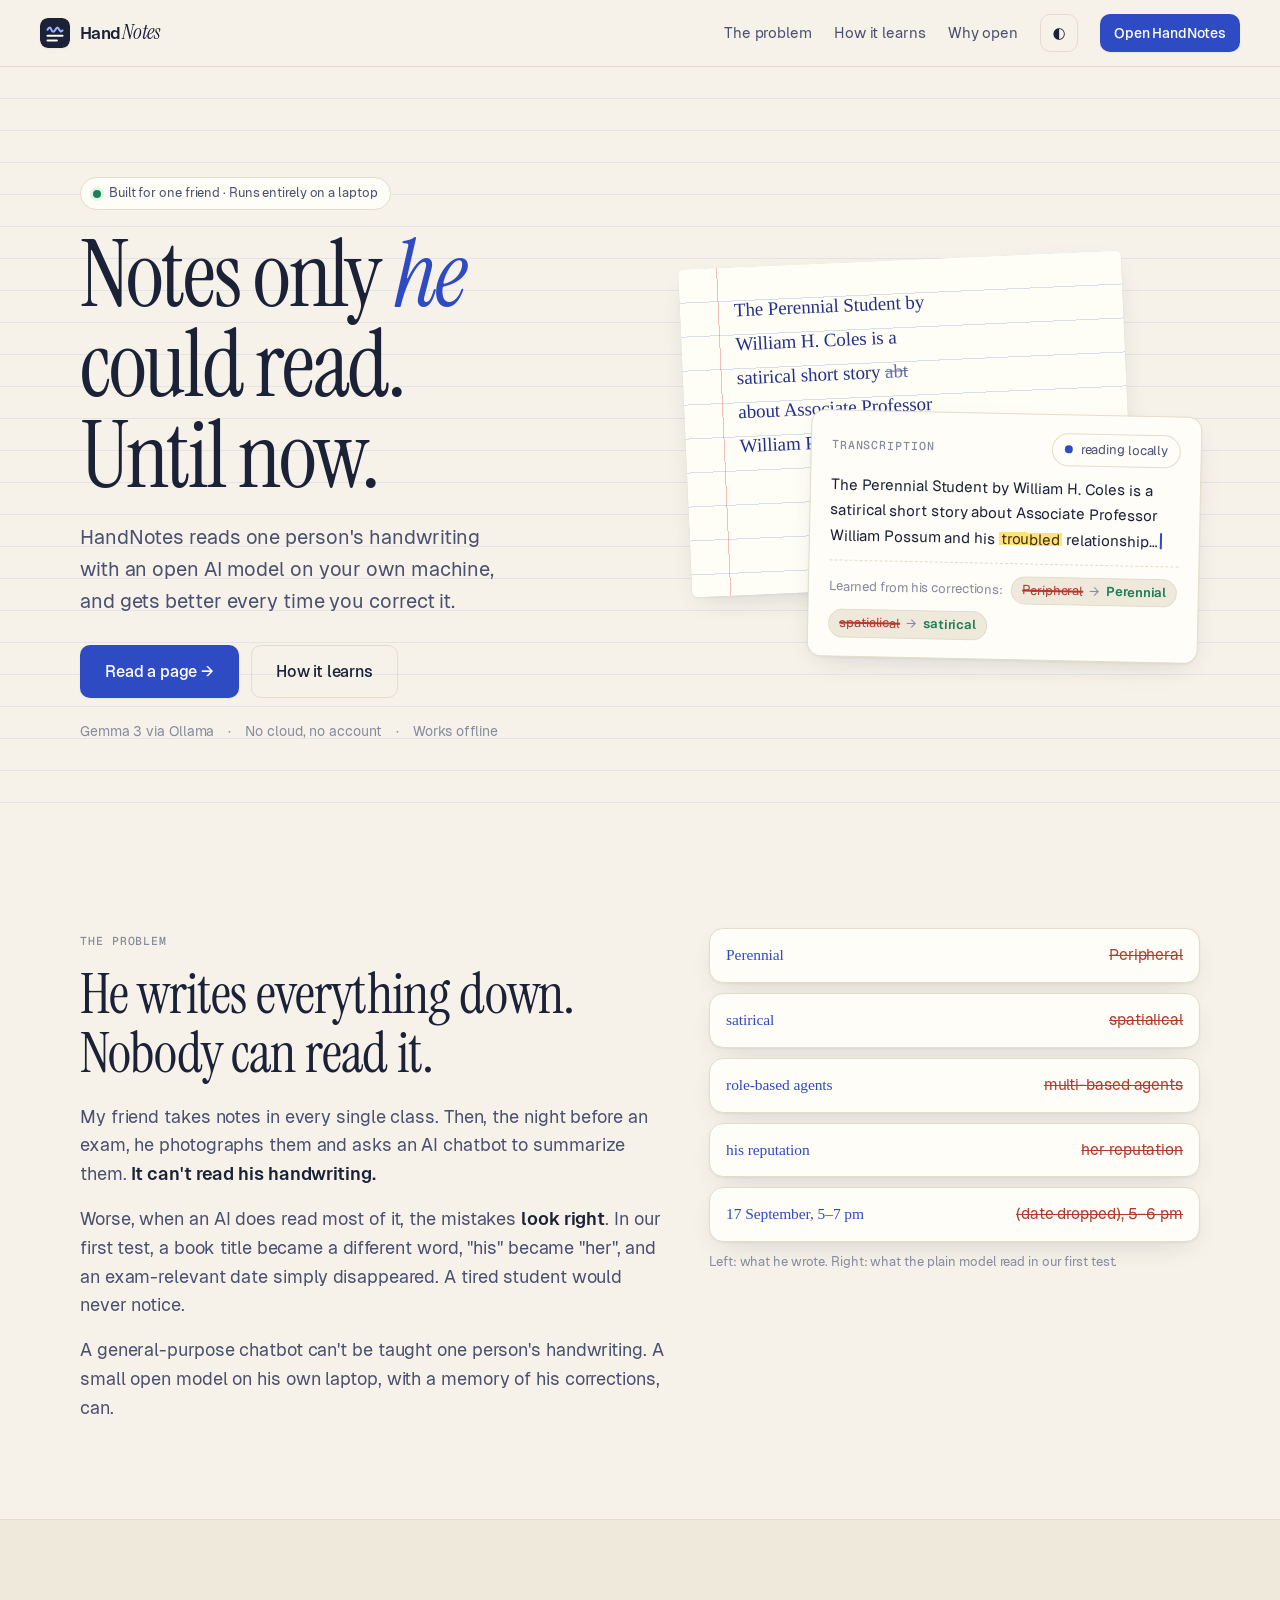
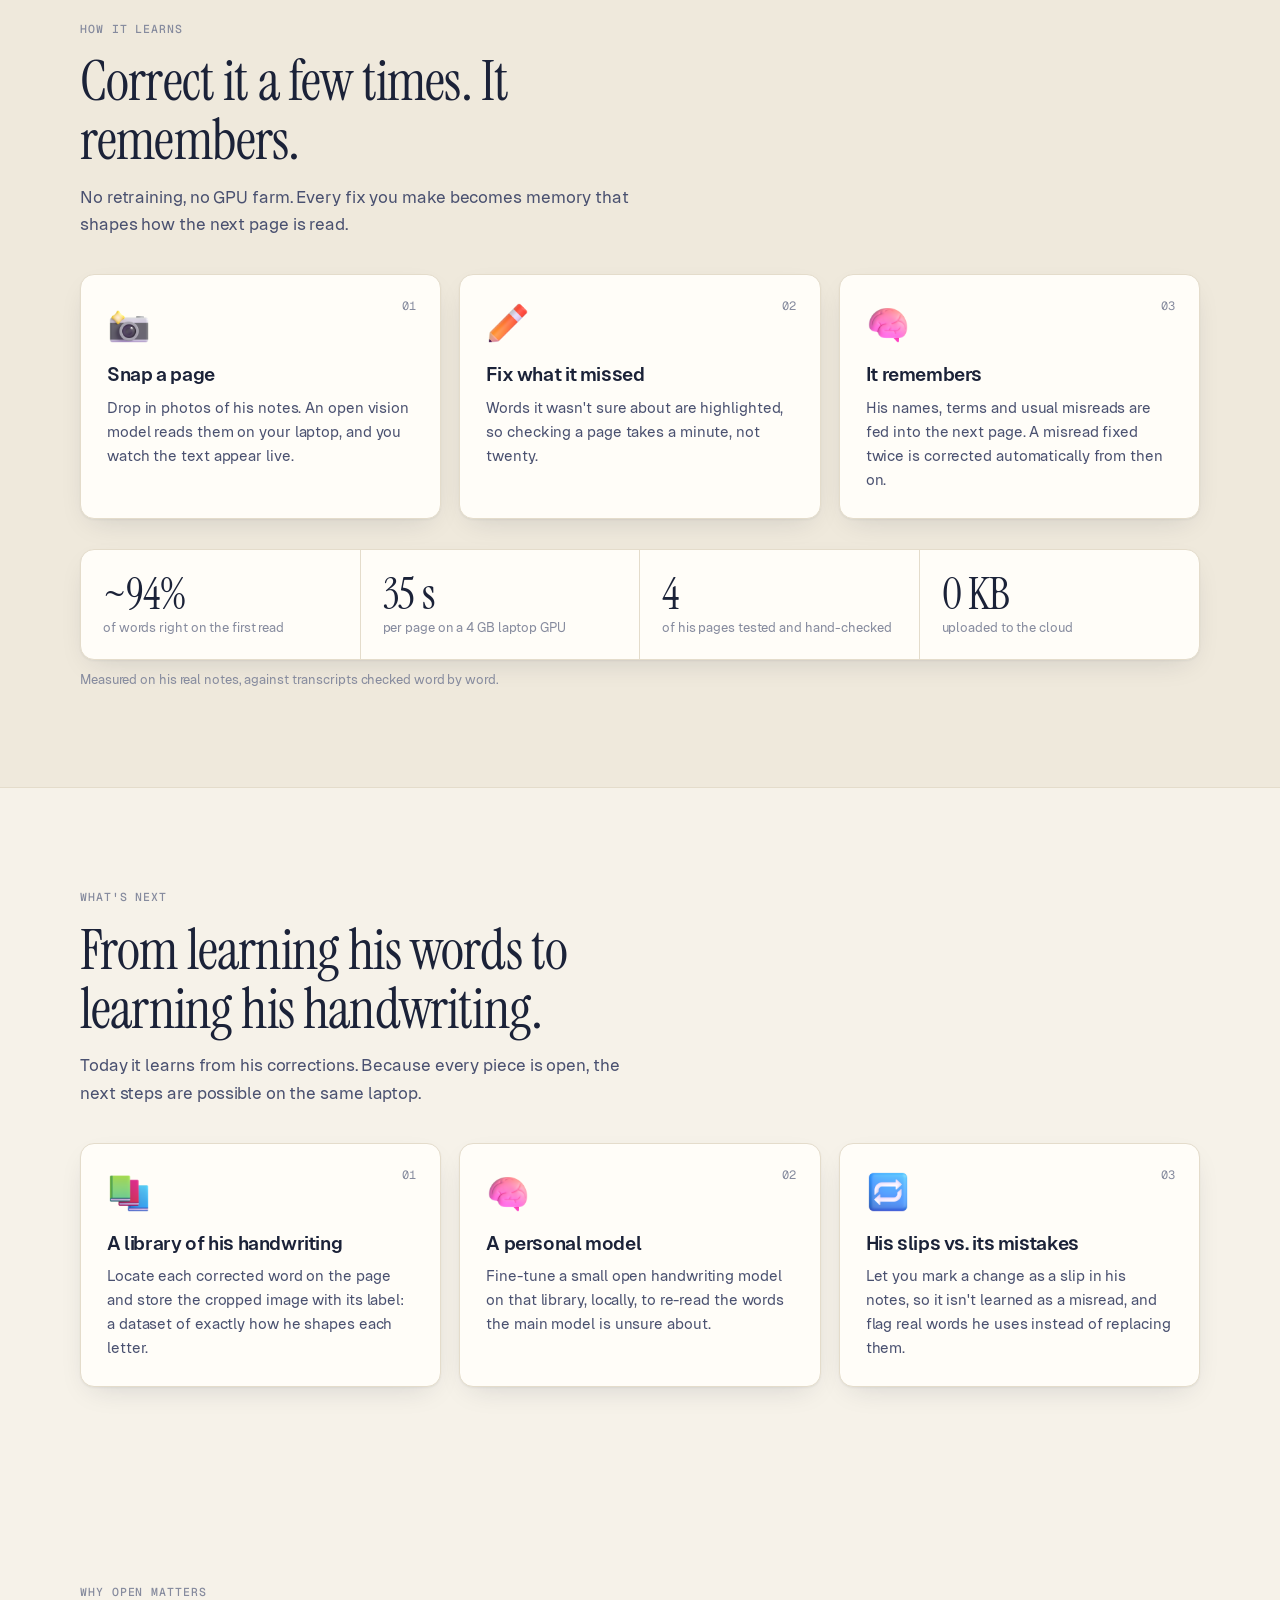
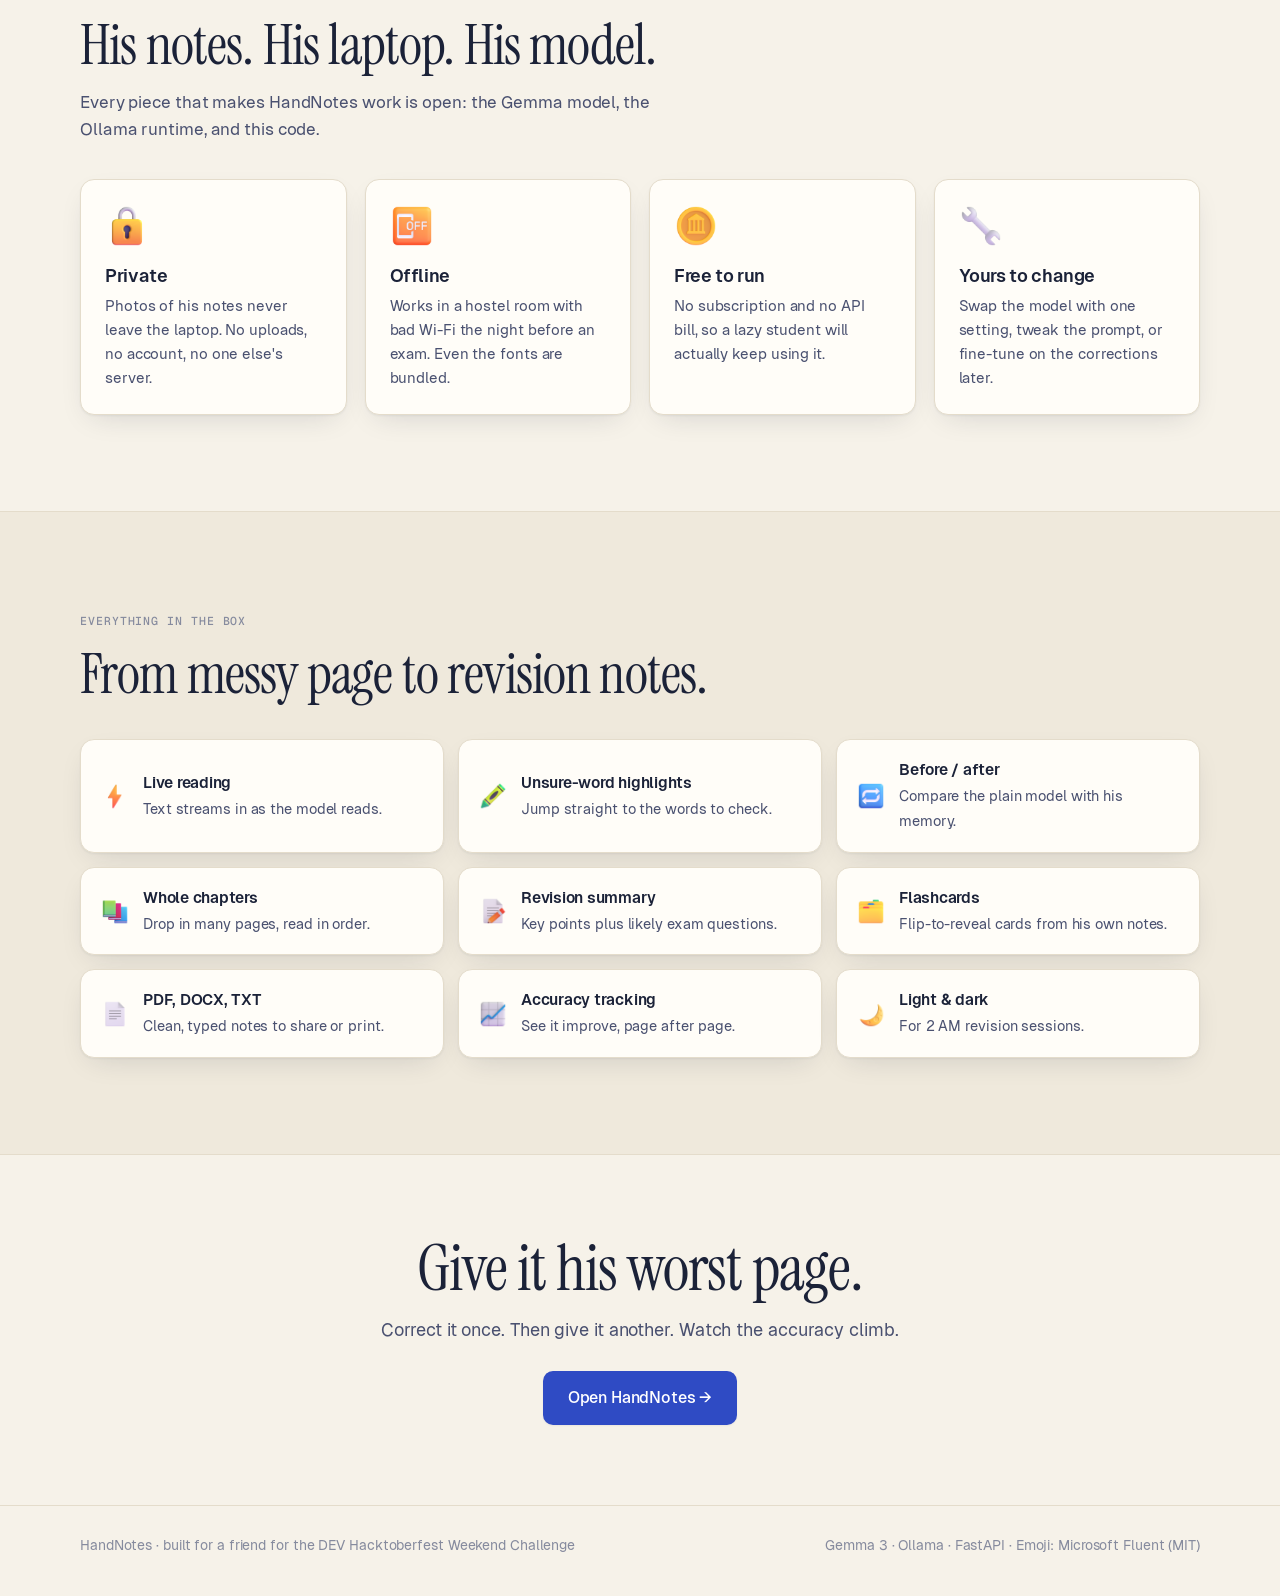
<file: static/index.html>
<!doctype html>
<html lang="en">
<head>
  <meta charset="utf-8">
  <meta name="viewport" content="width=device-width, initial-scale=1">
  <title>HandNotes</title>
  <meta name="description" content="A handwriting reader that learns one person's handwriting, powered by an open model running on your own laptop.">
  <link rel="icon" href="data:image/svg+xml,<svg xmlns='http://www.w3.org/2000/svg' viewBox='0 0 32 32'><rect width='32' height='32' rx='8' fill='%231b2238'/><path d='M8 12.5c1.6-3 3.2-3 4.2 0s2.6 3 4.2 0 2.6-3 4.2 0 1.8 2 3.4.8' fill='none' stroke='%239fb0ff' stroke-width='2.2' stroke-linecap='round' stroke-linejoin='round'/><path d='M8 19h16M8 24h10' fill='none' stroke='white' stroke-width='2.2' stroke-linecap='round'/></svg>">
  <link rel="preload" href="/static/fonts/instrument-serif-latin-400-normal.woff2" as="font" type="font/woff2" crossorigin>
  <link rel="preload" href="/static/fonts/geist-sans-latin-400-normal.woff2" as="font" type="font/woff2" crossorigin>
  <link rel="stylesheet" href="/static/styles.css">
  <script src="/static/theme.js"></script>
</head>
<body>
  <nav class="nav" aria-label="Main">
    <a class="brand" href="/" aria-label="HandNotes home">
      <svg class="brand-mark" viewBox="0 0 32 32" aria-hidden="true">
        <rect width="32" height="32" rx="8" fill="#1b2238"/>
        <path d="M8 12.5c1.6-3 3.2-3 4.2 0s2.6 3 4.2 0 2.6-3 4.2 0 1.8 2 3.4.8" fill="none" stroke="#9fb0ff" stroke-width="2.2" stroke-linecap="round" stroke-linejoin="round"/>
        <path d="M8 19h16M8 24h10" fill="none" stroke="#ffffff" stroke-width="2.2" stroke-linecap="round"/>
      </svg>
      <span>Hand<span class="serif">Notes</span></span>
    </a>
    <div class="nav-links">
      <a href="#problem">The problem</a>
      <a href="#how">How it learns</a>
      <a href="#open">Why open</a>
      <button class="icon-btn" data-theme-toggle aria-label="Toggle dark mode">◐</button>
      <a class="btn btn-primary btn-sm" href="/app">Open HandNotes</a>
    </div>
  </nav>

  <header class="hero">
    <div class="container hero-grid">
      <div>
        <span class="pill"><span class="dot ok"></span>Built for one friend · Runs entirely on a laptop</span>
        <h1>Notes only <em>he</em> could read.<br>Until now.</h1>
        <p class="lead">HandNotes reads one person's handwriting with an open AI model on your own machine, and gets better every time you correct it.</p>
        <div class="hero-actions">
          <a class="btn btn-primary btn-lg" href="/app">Read a page →</a>
          <a class="btn btn-ghost btn-lg" href="#how">How it learns</a>
        </div>
        <div class="hero-meta">
          <span>Gemma 3 via Ollama</span><span>·</span><span>No cloud, no account</span><span>·</span><span>Works offline</span>
        </div>
      </div>

      <div class="demo" aria-label="Example: a handwritten note and its transcription">
        <div class="note-paper" aria-hidden="true">
          The Perennial Student by<br>
          William H. Coles is a<br>
          satirical short story <span class="scribble">abt</span><br>
          about Associate Professor<br>
          William Possum and his…
        </div>
        <div class="card transcript-card">
          <div class="t-head">
            <span class="eyebrow">Transcription</span>
            <span class="pill"><span class="dot busy"></span>reading locally</span>
          </div>
          <p>The Perennial Student by William H. Coles is a satirical short story about Associate Professor William Possum and his <mark>troubled</mark> relationship…<span class="caret"></span></p>
          <div class="learned-row">
            Learned from his corrections:
            <span class="chip"><span class="wrong">Peripheral</span>→<span class="right">Perennial</span></span>
            <span class="chip"><span class="wrong">spatialical</span>→<span class="right">satirical</span></span>
          </div>
        </div>
      </div>
    </div>
  </header>

  <section class="section" id="problem">
    <div class="container story">
      <div class="story-text">
        <span class="eyebrow">The problem</span>
        <h2 style="font-size:clamp(36px,4.6vw,56px);margin:12px 0 20px">He writes everything down. Nobody can read it.</h2>
        <p>My friend takes notes in every single class. Then, the night before an exam, he photographs them and asks an AI chatbot to summarize them. <strong>It can't read his handwriting.</strong></p>
        <p>Worse, when an AI does read most of it, the mistakes <strong>look right</strong>. In our first test, a book title became a different word, "his" became "her", and an exam-relevant date simply disappeared. A tired student would never notice.</p>
        <p>A general-purpose chatbot can't be taught one person's handwriting. A small open model on his own laptop, with a memory of his corrections, can.</p>
      </div>
      <div class="misread-list" aria-label="Real misreads from the first test">
        <div class="card misread"><span class="wrote">Perennial</span><span class="read">Peripheral</span></div>
        <div class="card misread"><span class="wrote">satirical</span><span class="read">spatialical</span></div>
        <div class="card misread"><span class="wrote">role-based agents</span><span class="read">multi-based agents</span></div>
        <div class="card misread"><span class="wrote">his reputation</span><span class="read">her reputation</span></div>
        <div class="card misread"><span class="wrote">17 September, 5–7 pm</span><span class="read">(date dropped), 5–6 pm</span></div>
        <p class="muted" style="font-size:13px">Left: what he wrote. Right: what the plain model read in our first test.</p>
      </div>
    </div>
  </section>

  <section class="section section-alt" id="how">
    <div class="container">
      <div class="section-head">
        <span class="eyebrow">How it learns</span>
        <h2>Correct it a few times. It remembers.</h2>
        <p>No retraining, no GPU farm. Every fix you make becomes memory that shapes how the next page is read.</p>
      </div>
      <div class="steps">
        <article class="card step">
          <img class="emoji" src="/static/emoji/camera.png" alt="">
          <h3>Snap a page</h3>
          <p>Drop in photos of his notes. An open vision model reads them on your laptop, and you watch the text appear live.</p>
        </article>
        <article class="card step">
          <img class="emoji" src="/static/emoji/pencil.png" alt="">
          <h3>Fix what it missed</h3>
          <p>Words it wasn't sure about are highlighted, so checking a page takes a minute, not twenty.</p>
        </article>
        <article class="card step">
          <img class="emoji" src="/static/emoji/brain.png" alt="">
          <h3>It remembers</h3>
          <p>His names, terms and usual misreads are fed into the next page. A misread fixed twice is corrected automatically from then on.</p>
        </article>
      </div>
      <div class="card stats-strip">
        <div class="stat"><div class="value">~94%</div><div class="label">of words right on the first read</div></div>
        <div class="stat"><div class="value">35 s</div><div class="label">per page on a 4 GB laptop GPU</div></div>
        <div class="stat"><div class="value">4</div><div class="label">of his pages tested and hand-checked</div></div>
        <div class="stat"><div class="value">0 KB</div><div class="label">uploaded to the cloud</div></div>
      </div>
      <p class="muted" style="font-size:13px;margin-top:10px">Measured on his real notes, against transcripts checked word by word.</p>
    </div>
  </section>

  <section class="section" id="handwriting">
    <div class="container">
      <div class="section-head">
        <span class="eyebrow">What's next</span>
        <h2>From learning his words to learning his handwriting.</h2>
        <p>Today it learns from his corrections. Because every piece is open, the next steps are possible on the same laptop.</p>
      </div>
      <div class="steps">
        <article class="card step">
          <img class="emoji" src="/static/emoji/books.png" alt="">
          <h3>A library of his handwriting</h3>
          <p>Locate each corrected word on the page and store the cropped image with its label: a dataset of exactly how he shapes each letter.</p>
        </article>
        <article class="card step">
          <img class="emoji" src="/static/emoji/brain.png" alt="">
          <h3>A personal model</h3>
          <p>Fine-tune a small open handwriting model on that library, locally, to re-read the words the main model is unsure about.</p>
        </article>
        <article class="card step">
          <img class="emoji" src="/static/emoji/repeat.png" alt="">
          <h3>His slips vs. its mistakes</h3>
          <p>Let you mark a change as a slip in his notes, so it isn't learned as a misread, and flag real words he uses instead of replacing them.</p>
        </article>
      </div>
    </div>
  </section>

  <section class="section" id="open">
    <div class="container">
      <div class="section-head">
        <span class="eyebrow">Why open matters</span>
        <h2>His notes. His laptop. His model.</h2>
        <p>Every piece that makes HandNotes work is open: the Gemma model, the Ollama runtime, and this code.</p>
      </div>
      <div class="why-grid">
        <article class="card why"><img class="emoji" src="/static/emoji/lock.png" alt=""><h3>Private</h3><p>Photos of his notes never leave the laptop. No uploads, no account, no one else's server.</p></article>
        <article class="card why"><img class="emoji" src="/static/emoji/offline.png" alt=""><h3>Offline</h3><p>Works in a hostel room with bad Wi-Fi the night before an exam. Even the fonts are bundled.</p></article>
        <article class="card why"><img class="emoji" src="/static/emoji/coin.png" alt=""><h3>Free to run</h3><p>No subscription and no API bill, so a lazy student will actually keep using it.</p></article>
        <article class="card why"><img class="emoji" src="/static/emoji/wrench.png" alt=""><h3>Yours to change</h3><p>Swap the model with one setting, tweak the prompt, or fine-tune on the corrections later.</p></article>
      </div>
    </div>
  </section>

  <section class="section section-alt">
    <div class="container">
      <div class="section-head">
        <span class="eyebrow">Everything in the box</span>
        <h2>From messy page to revision notes.</h2>
      </div>
      <div class="features">
        <div class="card feature"><img class="emoji-sm" src="/static/emoji/bolt.png" alt=""><div><b>Live reading</b><span>Text streams in as the model reads.</span></div></div>
        <div class="card feature"><img class="emoji-sm" src="/static/emoji/crayon.png" alt=""><div><b>Unsure-word highlights</b><span>Jump straight to the words to check.</span></div></div>
        <div class="card feature"><img class="emoji-sm" src="/static/emoji/repeat.png" alt=""><div><b>Before / after</b><span>Compare the plain model with his memory.</span></div></div>
        <div class="card feature"><img class="emoji-sm" src="/static/emoji/books.png" alt=""><div><b>Whole chapters</b><span>Drop in many pages, read in order.</span></div></div>
        <div class="card feature"><img class="emoji-sm" src="/static/emoji/memo.png" alt=""><div><b>Revision summary</b><span>Key points plus likely exam questions.</span></div></div>
        <div class="card feature"><img class="emoji-sm" src="/static/emoji/cards.png" alt=""><div><b>Flashcards</b><span>Flip-to-reveal cards from his own notes.</span></div></div>
        <div class="card feature"><img class="emoji-sm" src="/static/emoji/page.png" alt=""><div><b>PDF, DOCX, TXT</b><span>Clean, typed notes to share or print.</span></div></div>
        <div class="card feature"><img class="emoji-sm" src="/static/emoji/chart.png" alt=""><div><b>Accuracy tracking</b><span>See it improve, page after page.</span></div></div>
        <div class="card feature"><img class="emoji-sm" src="/static/emoji/moon.png" alt=""><div><b>Light & dark</b><span>For 2 AM revision sessions.</span></div></div>
      </div>
    </div>
  </section>

  <section class="cta-band">
    <h2>Give it his worst page.</h2>
    <p>Correct it once. Then give it another. Watch the accuracy climb.</p>
    <a class="btn btn-primary btn-lg" href="/app">Open HandNotes →</a>
  </section>

  <footer class="footer">
    <div class="container">
      <span>HandNotes · built for a friend for the DEV Hacktoberfest Weekend Challenge</span>
      <span>Gemma 3 · Ollama · FastAPI · Emoji: Microsoft Fluent (MIT)</span>
    </div>
  </footer>
</body>
</html>
</file>
<file: static/styles.css>
/* HandNotes design system: paper & ink. Fonts are self-hosted, so it works fully offline. */

@font-face { font-family: "Geist"; src: url("/static/fonts/geist-sans-latin-400-normal.woff2") format("woff2"); font-weight: 400; font-display: swap; }
@font-face { font-family: "Geist"; src: url("/static/fonts/geist-sans-latin-500-normal.woff2") format("woff2"); font-weight: 500; font-display: swap; }
@font-face { font-family: "Geist"; src: url("/static/fonts/geist-sans-latin-600-normal.woff2") format("woff2"); font-weight: 600; font-display: swap; }
@font-face { font-family: "Geist Mono"; src: url("/static/fonts/geist-mono-latin-400-normal.woff2") format("woff2"); font-weight: 400; font-display: swap; }
@font-face { font-family: "Geist Mono"; src: url("/static/fonts/geist-mono-latin-500-normal.woff2") format("woff2"); font-weight: 500; font-display: swap; }
@font-face { font-family: "Instrument Serif"; src: url("/static/fonts/instrument-serif-latin-400-normal.woff2") format("woff2"); font-weight: 400; font-display: swap; }
@font-face { font-family: "Instrument Serif"; src: url("/static/fonts/instrument-serif-latin-400-italic.woff2") format("woff2"); font-weight: 400; font-style: italic; font-display: swap; }

:root {
  --paper: #f6f2e9;
  --paper-raised: #fffdf8;
  --paper-sunken: #efe9dc;
  --ink: #1b2238;
  --ink-soft: #4a5170;
  --muted: #868b9e;
  --line: #e4dccb;
  --rule: rgba(47, 75, 196, 0.09);
  --accent: #2f4bc4;
  --accent-ink: #ffffff;
  --accent-soft: #e7ebfb;
  --highlight: #ffe27a;
  --highlight-ink: #3d3200;
  --good: #1d7f55;
  --good-soft: #e1f3ea;
  --bad: #b23a2e;
  --bad-soft: #fbe7e4;
  --shadow-sm: 0 1px 2px rgba(27, 34, 56, 0.06);
  --shadow: 0 1px 2px rgba(27, 34, 56, 0.05), 0 10px 30px -12px rgba(27, 34, 56, 0.18);
  --radius: 14px;
  --radius-sm: 10px;
  --serif: "Instrument Serif", "Iowan Old Style", Georgia, serif;
  --sans: "Geist", "Segoe UI", system-ui, -apple-system, sans-serif;
  --hand: "Segoe Print", "Bradley Hand", "Marker Felt", cursive;
  --mono: "Geist Mono", "Cascadia Code", Consolas, ui-monospace, monospace;
  color-scheme: light;
}

@media (prefers-color-scheme: dark) {
  :root:not([data-theme="light"]) {
    --paper: #10141f;
    --paper-raised: #171c2b;
    --paper-sunken: #0c0f18;
    --ink: #e9e6dd;
    --ink-soft: #b3b6c6;
    --muted: #7d8296;
    --line: #262d42;
    --rule: rgba(140, 160, 255, 0.07);
    --accent: #8ea2ff;
    --accent-ink: #0e1222;
    --accent-soft: #1f2848;
    --highlight: #d9b93c;
    --highlight-ink: #1b1600;
    --good: #5fd09c;
    --good-soft: #15302a;
    --bad: #ff8a7d;
    --bad-soft: #3a1c1c;
    --shadow-sm: 0 1px 2px rgba(0, 0, 0, 0.4);
    --shadow: 0 1px 2px rgba(0, 0, 0, 0.4), 0 12px 32px -14px rgba(0, 0, 0, 0.7);
    color-scheme: dark;
  }
}

:root[data-theme="dark"] {
  --paper: #10141f;
  --paper-raised: #171c2b;
  --paper-sunken: #0c0f18;
  --ink: #e9e6dd;
  --ink-soft: #b3b6c6;
  --muted: #7d8296;
  --line: #262d42;
  --rule: rgba(140, 160, 255, 0.07);
  --accent: #8ea2ff;
  --accent-ink: #0e1222;
  --accent-soft: #1f2848;
  --highlight: #d9b93c;
  --highlight-ink: #1b1600;
  --good: #5fd09c;
  --good-soft: #15302a;
  --bad: #ff8a7d;
  --bad-soft: #3a1c1c;
  --shadow-sm: 0 1px 2px rgba(0, 0, 0, 0.4);
  --shadow: 0 1px 2px rgba(0, 0, 0, 0.4), 0 12px 32px -14px rgba(0, 0, 0, 0.7);
  color-scheme: dark;
}

*, *::before, *::after { box-sizing: border-box; }

html { -webkit-text-size-adjust: 100%; }

body {
  margin: 0;
  background: var(--paper);
  color: var(--ink);
  font: 15.5px/1.6 var(--sans);
  letter-spacing: -0.006em;
  font-feature-settings: "ss01", "cv11";
  -webkit-font-smoothing: antialiased;
  text-rendering: optimizeLegibility;
}

h1, h2, h3 { font-family: var(--serif); font-weight: 400; line-height: 1.05; margin: 0; letter-spacing: -0.015em; }
h3 { font-family: var(--sans); font-weight: 600; letter-spacing: -0.02em; line-height: 1.3; }
p { margin: 0; }
a { color: inherit; }
button, input, textarea { font: inherit; color: inherit; }
img { max-width: 100%; display: block; }

:focus-visible { outline: 2px solid var(--accent); outline-offset: 2px; border-radius: 6px; }

.sr-only { position: absolute; width: 1px; height: 1px; overflow: hidden; clip: rect(0 0 0 0); white-space: nowrap; }

/* ---------- Buttons ---------- */
.btn {
  display: inline-flex; align-items: center; justify-content: center; gap: 8px;
  padding: 10px 18px; border-radius: var(--radius-sm); border: 1px solid transparent;
  font-weight: 500; font-size: 14.5px; letter-spacing: -0.01em; text-decoration: none; cursor: pointer;
  transition: transform 0.15s ease, background 0.15s ease, box-shadow 0.15s ease, opacity 0.15s;
  white-space: nowrap;
}
.btn:active { transform: translateY(1px); }
.btn:disabled { opacity: 0.45; cursor: not-allowed; }
.btn-primary { background: var(--accent); color: var(--accent-ink); box-shadow: var(--shadow-sm); }
.btn-primary:hover:not(:disabled) { box-shadow: 0 6px 18px -6px var(--accent); }
.btn-ghost { background: transparent; border-color: var(--line); color: var(--ink); }
.btn-ghost:hover:not(:disabled) { background: var(--paper-raised); }
.btn-sm { padding: 7px 13px; font-size: 14px; }
.btn-lg { padding: 13px 24px; font-size: 16px; }
.icon-btn {
  display: inline-grid; place-items: center; width: 38px; height: 38px; border-radius: var(--radius-sm);
  border: 1px solid var(--line); background: transparent; cursor: pointer;
}
.icon-btn:hover { background: var(--paper-raised); }

/* ---------- Pills, chips, marks ---------- */
.pill {
  display: inline-flex; align-items: center; gap: 8px; padding: 5px 12px; border-radius: 999px;
  background: var(--paper-raised); border: 1px solid var(--line); font-size: 13px; color: var(--ink-soft);
}
.dot { width: 8px; height: 8px; border-radius: 50%; background: var(--muted); flex: none; }
.dot.ok { background: var(--good); box-shadow: 0 0 0 3px var(--good-soft); }
.dot.bad { background: var(--bad); box-shadow: 0 0 0 3px var(--bad-soft); }
.dot.busy { background: var(--accent); animation: pulse 1.2s ease-in-out infinite; }

.chip {
  display: inline-flex; align-items: center; gap: 6px; padding: 4px 10px; border-radius: 999px;
  background: var(--paper-sunken); border: 1px solid var(--line); font-size: 13px; line-height: 1.4;
}
.chip .wrong { color: var(--bad); text-decoration: line-through; text-decoration-thickness: 1.5px; }
.chip .right { color: var(--good); font-weight: 600; }
.chip .count { color: var(--muted); font-size: 12px; }
.chip.button { cursor: pointer; }
.chip.button:hover { border-color: var(--accent); }
.chips { display: flex; flex-wrap: wrap; gap: 6px; }

mark, .mark {
  background: linear-gradient(transparent 12%, var(--highlight) 12%, var(--highlight) 88%, transparent 88%);
  color: var(--highlight-ink); padding: 0 2px; border-radius: 3px;
}

/* ---------- Cards ---------- */
.card {
  background: var(--paper-raised); border: 1px solid var(--line); border-radius: var(--radius);
  box-shadow: var(--shadow);
}
.card-pad { padding: 20px; }
.eyebrow { font-family: var(--mono); font-size: 11.5px; letter-spacing: 0.08em; text-transform: uppercase; color: var(--muted); font-weight: 500; }
.emoji { width: 44px; height: 44px; object-fit: contain; flex: none; }
.emoji-sm { width: 28px; height: 28px; object-fit: contain; flex: none; }
.emoji-lg { width: 72px; height: 72px; object-fit: contain; }
.muted { color: var(--muted); }

/* ---------- Top navigation ---------- */
.nav {
  position: sticky; top: 0; z-index: 20; display: flex; align-items: center; gap: 16px;
  padding: 14px clamp(16px, 4vw, 40px);
  background: color-mix(in srgb, var(--paper) 82%, transparent);
  backdrop-filter: saturate(1.4) blur(10px); border-bottom: 1px solid var(--line);
}
.brand { display: inline-flex; align-items: center; gap: 10px; font-size: 17px; font-weight: 600; letter-spacing: -0.03em; text-decoration: none; }
.brand-mark { width: 30px; height: 30px; flex: none; display: block; border-radius: 8px; box-shadow: var(--shadow-sm); }
.brand-mark rect { fill: var(--logo-tile, #1b2238); }
:root[data-theme="dark"] .brand-mark rect { --logo-tile: #2b3558; }
@media (prefers-color-scheme: dark) { :root:not([data-theme="light"]) .brand-mark rect { --logo-tile: #2b3558; } }
.brand .serif { font-family: var(--serif); font-style: italic; font-weight: 400; font-size: 21px; letter-spacing: -0.01em; margin-left: 1px; }
.nav-links { display: flex; gap: 22px; margin-left: auto; align-items: center; font-size: 15px; }
.nav-links a:not(.btn) { text-decoration: none; color: var(--ink-soft); }
.nav-links a:not(.btn):hover { color: var(--ink); }
.nav-spacer { margin-left: auto; }

/* ---------- Landing ---------- */
.container { width: min(1120px, 100% - 32px); margin-inline: auto; }
.hero {
  padding: clamp(48px, 9vw, 110px) 0 clamp(48px, 7vw, 90px);
  background-image: repeating-linear-gradient(to bottom, transparent 0 31px, var(--rule) 31px 32px);
}
.hero-grid { display: grid; grid-template-columns: 1.05fr 1fr; gap: clamp(32px, 5vw, 64px); align-items: center; }
.hero h1 { font-size: clamp(48px, 7.4vw, 92px); margin: 20px 0 20px; line-height: 0.98; letter-spacing: -0.025em; }
.hero h1 em { color: var(--accent); font-style: italic; }
.hero .lead { font-size: clamp(17px, 1.6vw, 20px); color: var(--ink-soft); max-width: 34ch; }
.hero-actions { display: flex; flex-wrap: wrap; gap: 12px; margin-top: 28px; }
.hero-meta { margin-top: 22px; font-size: 14px; color: var(--muted); display: flex; flex-wrap: wrap; gap: 14px; }

.demo { position: relative; min-height: 400px; }
.note-paper {
  position: absolute; inset: 0 14% 18% 0; padding: 26px 26px 26px 54px; border-radius: 6px;
  background-color: #fffef6;
  background-image:
    linear-gradient(to right, transparent 38px, rgba(214, 72, 72, 0.35) 38px 39px, transparent 39px),
    repeating-linear-gradient(to bottom, transparent 0 33px, rgba(70, 110, 190, 0.22) 33px 34px);
  box-shadow: var(--shadow); transform: rotate(-2.5deg);
  font-family: var(--hand); color: #24308a; font-size: 19px; line-height: 34px;
}
.note-paper .scribble { text-decoration: line-through; opacity: 0.7; }
.transcript-card {
  position: absolute; right: 0; bottom: 0; width: 76%; padding: 18px 20px; transform: rotate(1.2deg);
}
.transcript-card .t-head { display: flex; align-items: center; justify-content: space-between; gap: 10px; margin-bottom: 10px; }
.transcript-card p { font-size: 15px; line-height: 1.7; }
.caret { display: inline-block; width: 2px; height: 1.05em; background: var(--accent); vertical-align: -2px; margin-left: 2px; animation: blink 1s steps(1) infinite; }
.learned-row { margin-top: 12px; padding-top: 12px; border-top: 1px dashed var(--line); display: flex; align-items: center; gap: 8px; flex-wrap: wrap; font-size: 13px; color: var(--muted); }

.section { padding: clamp(56px, 8vw, 96px) 0; }
.section-alt { background: var(--paper-sunken); border-block: 1px solid var(--line); }
.section-head { max-width: 640px; margin-bottom: 36px; }
.section-head h2 { font-size: clamp(36px, 4.6vw, 56px); margin-top: 12px; }
.section-head p { margin-top: 14px; color: var(--ink-soft); font-size: 17px; max-width: 52ch; }

.story { display: grid; grid-template-columns: 1.2fr 1fr; gap: 40px; align-items: start; }
.story-text p + p { margin-top: 16px; }
.story-text p { font-size: 18px; color: var(--ink-soft); }
.story-text strong { color: var(--ink); }
.misread-list { display: grid; gap: 10px; }
.misread { display: flex; justify-content: space-between; align-items: center; gap: 12px; padding: 14px 16px; }
.misread .wrote { font-family: var(--hand); color: var(--accent); }
.misread .read { color: var(--bad); text-decoration: line-through; }

.steps { display: grid; grid-template-columns: repeat(3, 1fr); gap: 18px; counter-reset: step; }
.step { padding: 26px; position: relative; }
.step::before {
  counter-increment: step; content: "0" counter(step);
  font-family: var(--mono); font-size: 12px; color: var(--muted); position: absolute; top: 22px; right: 24px;
}
.step h3 { font-size: 19px; margin: 18px 0 8px; }
.step p { color: var(--ink-soft); font-size: 15px; }

.stats-strip { display: grid; grid-template-columns: repeat(4, 1fr); gap: 0; margin-top: 30px; overflow: hidden; }
.stat { padding: 20px 22px; border-right: 1px solid var(--line); }
.stat:last-child { border-right: 0; }
.stat .value { font-family: var(--serif); font-size: 44px; line-height: 1.1; font-variant-numeric: tabular-nums; }
.stat .label { font-size: 13px; color: var(--muted); }

.why-grid { display: grid; grid-template-columns: repeat(4, 1fr); gap: 18px; }
.why { padding: 24px; }
.why h3 { font-size: 18px; margin: 16px 0 6px; }
.why p { color: var(--ink-soft); font-size: 15px; }

.features { display: grid; grid-template-columns: repeat(3, 1fr); gap: 14px; }
.feature { padding: 18px 20px; display: flex; gap: 14px; align-items: center; }
.feature b { display: block; margin-bottom: 1px; font-weight: 600; letter-spacing: -0.015em; }
.feature span { color: var(--ink-soft); font-size: 14.5px; }

.cta-band { text-align: center; padding: clamp(48px, 7vw, 80px) 24px; }
.cta-band h2 { font-size: clamp(40px, 5.4vw, 64px); }
.cta-band p { color: var(--ink-soft); margin: 14px auto 26px; max-width: 46ch; font-size: 18px; }

.footer { padding: 28px 0 40px; color: var(--muted); font-size: 14px; border-top: 1px solid var(--line); }
.footer .container { display: flex; flex-wrap: wrap; gap: 12px; justify-content: space-between; }

/* ---------- Workspace ---------- */
.workspace {
  display: grid; grid-template-columns: 250px minmax(0, 1fr) 320px; gap: 18px;
  padding: 18px clamp(12px, 2vw, 24px) 32px; align-items: start;
}
.panel-title { display: flex; align-items: center; justify-content: space-between; gap: 8px; margin-bottom: 12px; }
.panel-title h2 { font-family: var(--sans); font-size: 15px; font-weight: 600; letter-spacing: -0.02em; }

.dropzone {
  display: grid; place-items: center; text-align: center; gap: 6px; padding: 22px 14px; border-radius: var(--radius-sm);
  border: 1.5px dashed var(--line); background: var(--paper-sunken); cursor: pointer; transition: border-color 0.15s, background 0.15s;
  font-size: 14px; color: var(--ink-soft);
}
.dropzone:hover, .dropzone.drag { border-color: var(--accent); background: var(--accent-soft); }
.dropzone .big { font-size: 26px; }

.page-list { list-style: none; margin: 14px 0 0; padding: 0; display: grid; gap: 8px; }
.page-item {
  display: flex; gap: 10px; align-items: center; padding: 8px; border-radius: var(--radius-sm); cursor: pointer;
  border: 1px solid transparent; background: transparent; width: 100%; text-align: left;
}
.page-item:hover { background: var(--paper-sunken); }
.page-item.active { background: var(--accent-soft); border-color: color-mix(in srgb, var(--accent) 35%, transparent); }
.page-item img { width: 44px; height: 56px; object-fit: cover; border-radius: 5px; border: 1px solid var(--line); flex: none; }
.page-item { overflow: hidden; }
.page-item .meta { min-width: 0; flex: 1; display: grid; }
.page-item .name { font-size: 14px; font-weight: 600; white-space: nowrap; overflow: hidden; text-overflow: ellipsis; }
.page-item .state { font-size: 12px; color: var(--muted); display: flex; align-items: center; gap: 6px; }

.editor { display: grid; grid-template-columns: minmax(0, 0.9fr) minmax(0, 1.1fr); gap: 18px; }
.viewer { padding: 10px; position: sticky; top: 84px; }
.viewer-frame { border-radius: var(--radius-sm); overflow: auto; max-height: calc(100vh - 130px); background: var(--paper-sunken); cursor: zoom-in; }
.viewer-frame img { width: 100%; }
.viewer-frame.zoomed { cursor: zoom-out; }
.viewer-frame.zoomed img { width: 200%; max-width: none; }

.transcript { padding: 18px; display: flex; flex-direction: column; gap: 14px; min-height: 480px; }
.transcript-head { display: flex; align-items: center; justify-content: space-between; gap: 10px; flex-wrap: wrap; }
.stream {
  font-family: var(--sans); font-size: 16px; line-height: 1.75; white-space: pre-wrap; min-height: 300px;
  padding: 16px; border-radius: var(--radius-sm); background: var(--paper-sunken); border: 1px solid var(--line);
}
textarea.edit {
  width: 100%; min-height: 380px; resize: vertical; padding: 16px; border-radius: var(--radius-sm);
  border: 1px solid var(--line); background: var(--paper); line-height: 1.75; font-size: 16px;
}
textarea.edit:focus { outline: 2px solid var(--accent); outline-offset: 0; border-color: transparent; }
.actions { display: flex; flex-wrap: wrap; gap: 10px; align-items: center; }
.hint { font-size: 13px; color: var(--muted); }
kbd { font-family: var(--mono); font-size: 12px; padding: 1px 6px; border: 1px solid var(--line); border-bottom-width: 2px; border-radius: 5px; background: var(--paper-raised); }

.notice { padding: 12px 14px; border-radius: var(--radius-sm); font-size: 14px; display: flex; gap: 10px; align-items: flex-start; flex-wrap: wrap; }
.notice.info { background: var(--accent-soft); }
.notice.good { background: var(--good-soft); }
.notice.bad { background: var(--bad-soft); }
.notice.warn { background: color-mix(in srgb, var(--highlight) 30%, var(--paper-raised)); }

.empty { display: grid; place-items: center; text-align: center; gap: 12px; padding: 60px 20px; color: var(--ink-soft); }
.empty h2 { font-size: 36px; color: var(--ink); }

.diff { line-height: 1.9; font-size: 15px; padding: 14px; border-radius: var(--radius-sm); background: var(--paper-sunken); white-space: pre-wrap; }
.diff ins { background: var(--good-soft); color: var(--good); text-decoration: none; padding: 1px 3px; border-radius: 4px; }
.diff del { color: var(--bad); padding: 1px 3px; }

.insights { display: grid; gap: 18px; position: sticky; top: 84px; }
.chart svg { width: 100%; height: auto; display: block; }
.chart .axis { stroke: var(--line); }
.chart .line { fill: none; stroke: var(--accent); stroke-width: 2.5; stroke-linejoin: round; stroke-linecap: round; }
.chart .area { fill: var(--accent); opacity: 0.1; }
.chart .pt { fill: var(--paper-raised); stroke: var(--accent); stroke-width: 2; }
.chart text { fill: var(--muted); font-size: 11px; font-family: var(--sans); }
.kpis { display: grid; grid-template-columns: 1fr 1fr; gap: 10px; margin-top: 14px; }
.kpi { padding: 10px 12px; border-radius: var(--radius-sm); background: var(--paper-sunken); }
.kpi .value { font-family: var(--serif); font-size: 30px; line-height: 1.15; font-variant-numeric: tabular-nums; }
.kpi .label { font-size: 12px; color: var(--muted); }
.delta-up { color: var(--good); font-size: 13px; font-weight: 600; }

.short-form-add { display: grid; grid-template-columns: 0.7fr 1.3fr auto; gap: 6px; margin: 12px 0 6px; }
.short-form-add .field { min-width: 0; padding: 7px 10px; border-radius: var(--radius-sm); font-size: 14px; }
.chip .short { font-family: var(--mono); font-weight: 500; }
.lower-grid { display: grid; grid-template-columns: minmax(280px, 1fr) minmax(0, 2.2fr); gap: 18px; margin: 0 clamp(12px, 2vw, 24px) 18px; align-items: start; }
.lower-grid:not(:has(> :not([hidden]))) { display: none; }
@media (max-width: 900px) { .lower-grid { grid-template-columns: 1fr; } }
.model-name { font-family: var(--mono); font-size: 14px; font-weight: 500; }
.model-stats { display: grid; grid-template-columns: 1fr 1fr; gap: 10px; margin: 14px 0 0; }
.model-stats div { padding: 10px 12px; border-radius: var(--radius-sm); background: var(--paper-sunken); }
.model-stats dt { font-size: 12px; color: var(--muted); }
.model-stats dd { margin: 2px 0 0; font-weight: 600; font-variant-numeric: tabular-nums; }

.sample-grid { display: grid; grid-template-columns: repeat(auto-fill, minmax(104px, 1fr)); gap: 10px; }
.sample { margin: 0; }
.sample-ink {
  height: 44px; display: grid; place-items: center; border-radius: 8px; overflow: hidden;
  background-color: #fffef6;
  background-image: repeating-linear-gradient(to bottom, transparent 0 21px, rgba(70, 110, 190, 0.22) 21px 22px);
  font-family: var(--hand); color: #24308a; font-size: 14px; transform: rotate(-1deg);
  border: 1px solid var(--line); white-space: nowrap;
}
.sample:nth-child(3n) .sample-ink { transform: rotate(1deg); font-size: 13px; }
.sample:nth-child(4n) .sample-ink { transform: rotate(-2deg); }
.sample figcaption { font-size: 11px; color: var(--muted); text-align: center; margin-top: 3px; font-family: var(--mono); }

.study { margin: 0 clamp(12px, 2vw, 24px) 40px; }
.tabs { display: flex; gap: 4px; padding: 4px; background: var(--paper-sunken); border-radius: 999px; width: fit-content; border: 1px solid var(--line); }
.tab { padding: 7px 16px; border-radius: 999px; border: 0; background: transparent; cursor: pointer; font-weight: 500; font-size: 14px; color: var(--ink-soft); }
.tab[aria-selected="true"] { background: var(--paper-raised); color: var(--ink); box-shadow: var(--shadow-sm); }
.tab-panel { margin-top: 16px; }
.summary-body { max-width: 760px; }
.summary-body ul, .summary-body ol { padding-left: 22px; margin: 8px 0 14px; }
.summary-body li { margin: 4px 0; }
.summary-body h3 { font-size: 16px; margin: 14px 0 6px; }

.cards-grid { display: grid; grid-template-columns: repeat(auto-fill, minmax(230px, 1fr)); gap: 14px; }
.flashcard { perspective: 900px; height: 170px; cursor: pointer; border: 0; background: none; padding: 0; text-align: left; }
.flashcard-inner { position: relative; width: 100%; height: 100%; transition: transform 0.5s cubic-bezier(.2,.7,.2,1); transform-style: preserve-3d; }
.flashcard.flipped .flashcard-inner { transform: rotateY(180deg); }
.flashcard-face {
  position: absolute; inset: 0; padding: 18px; border-radius: var(--radius); backface-visibility: hidden;
  background: var(--paper-raised); border: 1px solid var(--line); box-shadow: var(--shadow);
  display: flex; flex-direction: column; justify-content: space-between; overflow: auto;
}
.flashcard-face.back { transform: rotateY(180deg); background: var(--accent-soft); }
.flashcard-face p { font-size: 15px; }
.flashcard-face .q { font-family: var(--serif); font-size: 22px; line-height: 1.2; }

.export-row { display: flex; flex-wrap: wrap; gap: 10px; align-items: center; }
.field { padding: 9px 14px; border-radius: 999px; border: 1px solid var(--line); background: var(--paper); min-width: 220px; }
.check { display: inline-flex; gap: 8px; align-items: center; font-size: 14px; color: var(--ink-soft); }

.toast-host { position: fixed; bottom: 20px; left: 50%; transform: translateX(-50%); display: grid; gap: 8px; z-index: 50; width: min(440px, calc(100% - 32px)); }
.toast { padding: 12px 16px; border-radius: 12px; background: var(--ink); color: var(--paper); box-shadow: var(--shadow); font-size: 14px; animation: rise 0.25s ease; }
.toast.bad { background: var(--bad); color: #fff; }

.spinner { width: 16px; height: 16px; border-radius: 50%; border: 2px solid var(--accent-soft); border-top-color: var(--accent); animation: spin 0.8s linear infinite; flex: none; }

@keyframes spin { to { transform: rotate(360deg); } }
@keyframes blink { 50% { opacity: 0; } }
@keyframes pulse { 50% { opacity: 0.35; } }
@keyframes rise { from { opacity: 0; transform: translateY(8px); } }

@media (prefers-reduced-motion: reduce) {
  *, *::before, *::after { animation: none !important; transition: none !important; }
}

/* ---------- Responsive ---------- */
@media (max-width: 1180px) {
  .workspace { grid-template-columns: 220px minmax(0, 1fr); }
  .insights { grid-column: 1 / -1; position: static; grid-template-columns: repeat(auto-fit, minmax(260px, 1fr)); }
}
@media (max-width: 900px) {
  .hero-grid, .story { grid-template-columns: 1fr; }
  .demo { min-height: 360px; }
  .steps, .why-grid { grid-template-columns: 1fr 1fr; }
  .features { grid-template-columns: 1fr 1fr; }
  .stats-strip { grid-template-columns: 1fr 1fr; }
  .stat:nth-child(2) { border-right: 0; }
  .stat:nth-child(-n+2) { border-bottom: 1px solid var(--line); }
  .workspace { grid-template-columns: 1fr; }
  .editor { grid-template-columns: 1fr; }
  .viewer { position: static; }
  .viewer-frame { max-height: 420px; }
  .nav-links a:not(.btn) { display: none; }
}
@media (max-width: 560px) {
  .steps, .why-grid, .features { grid-template-columns: 1fr; }
  .note-paper { inset: 0 6% 26% 0; font-size: 16px; }
  .transcript-card { width: 90%; }
}
</file>
